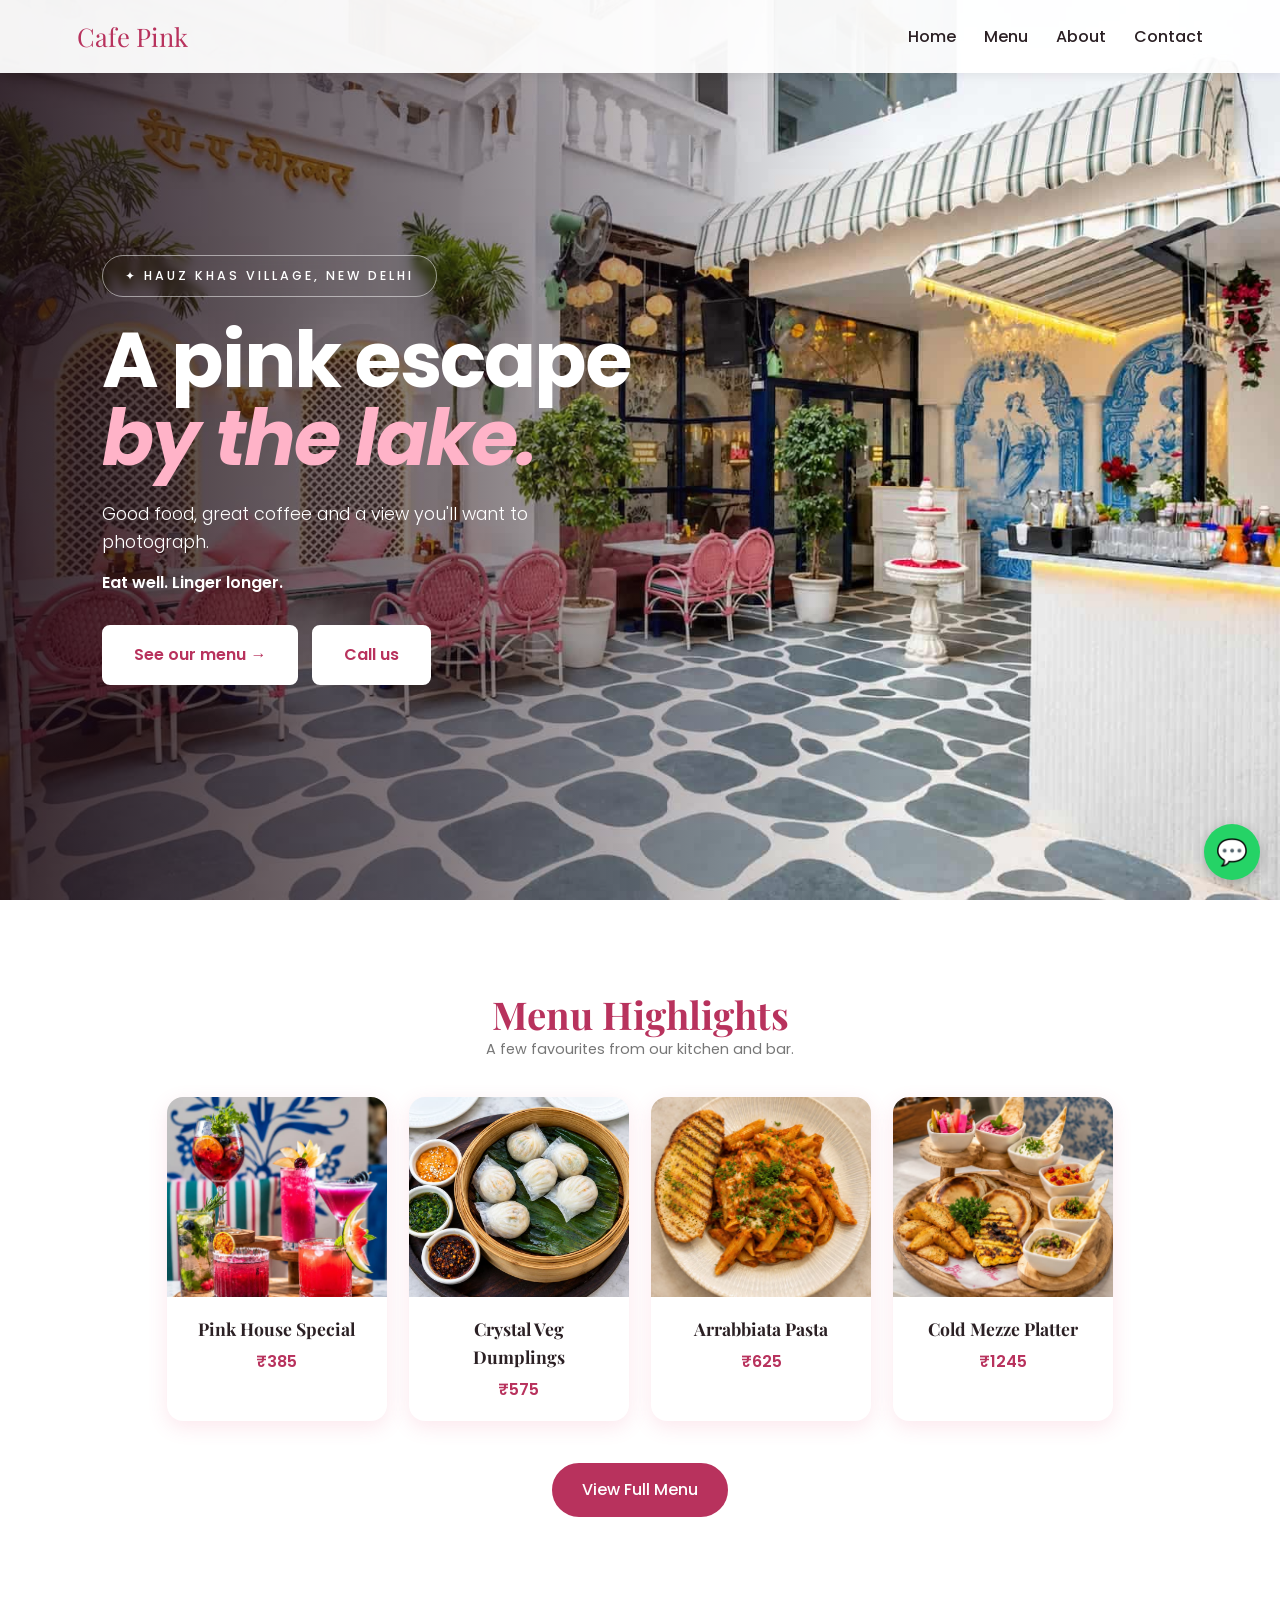
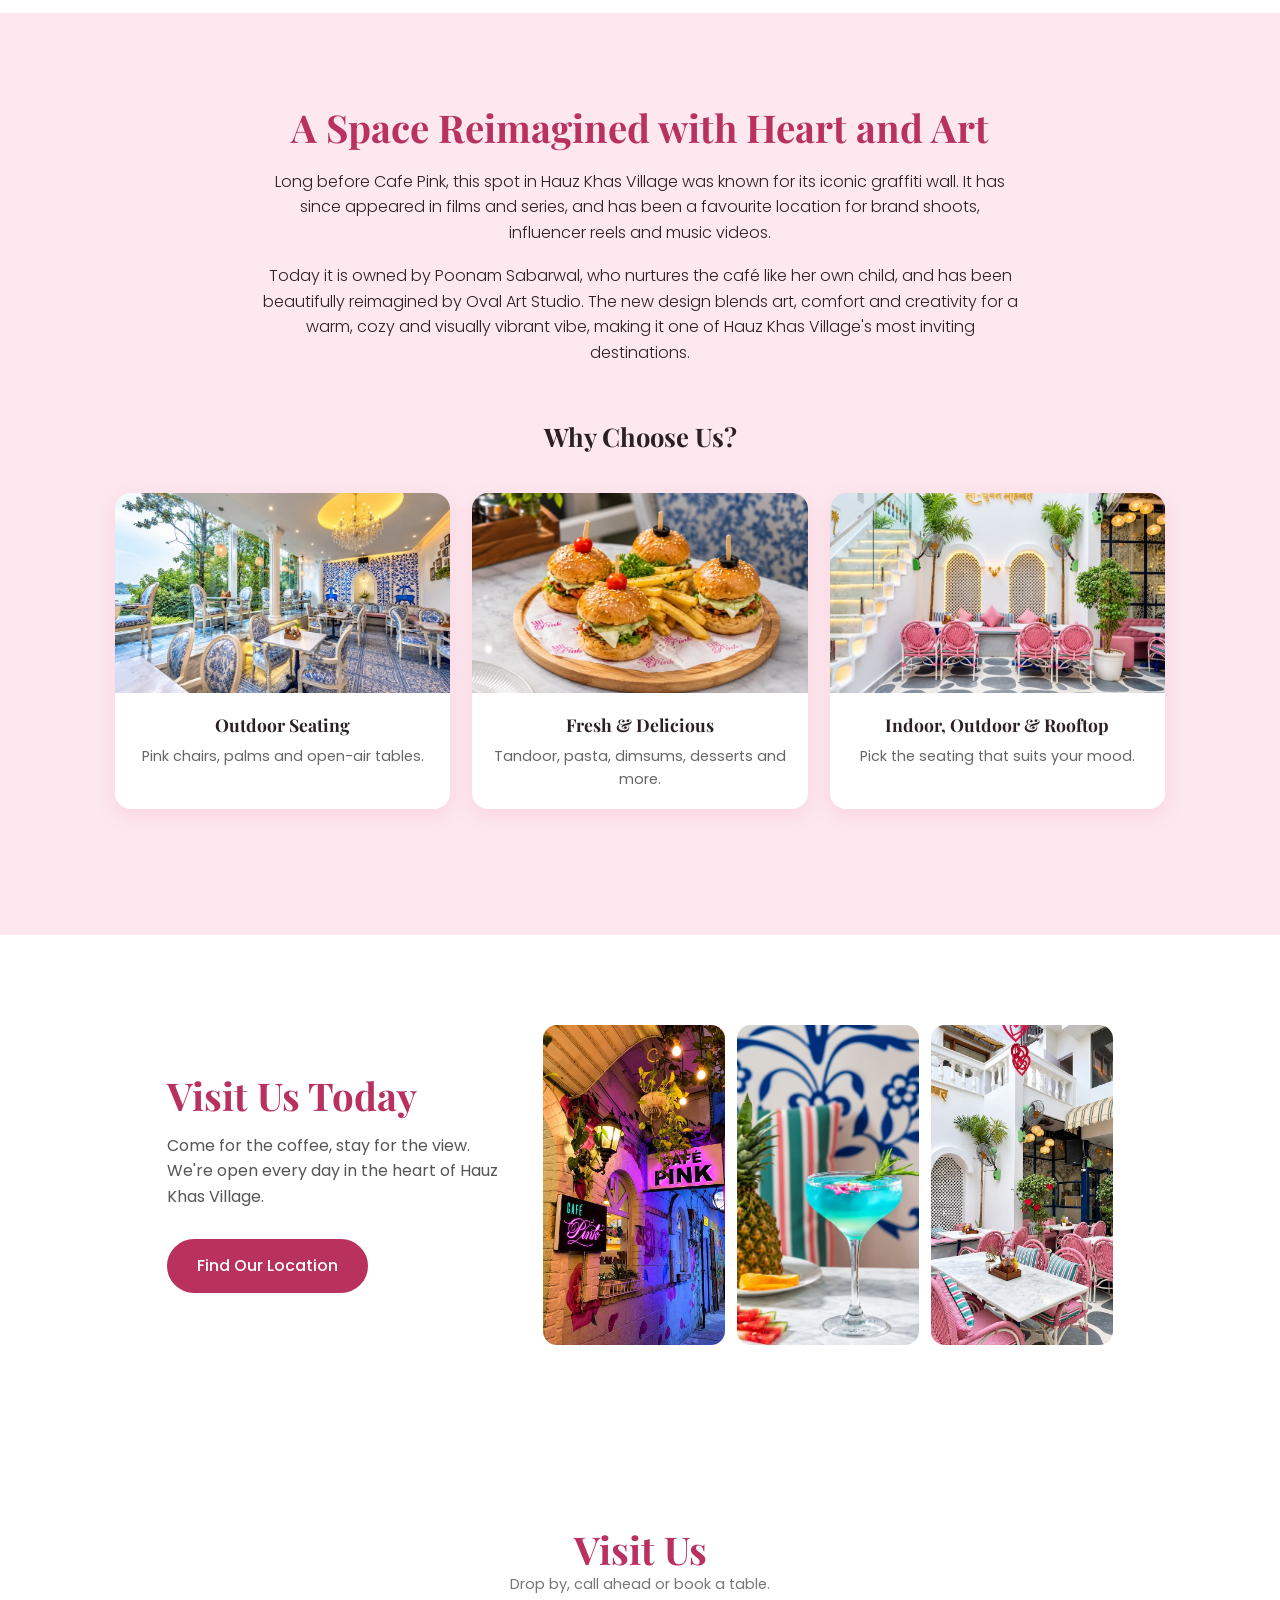
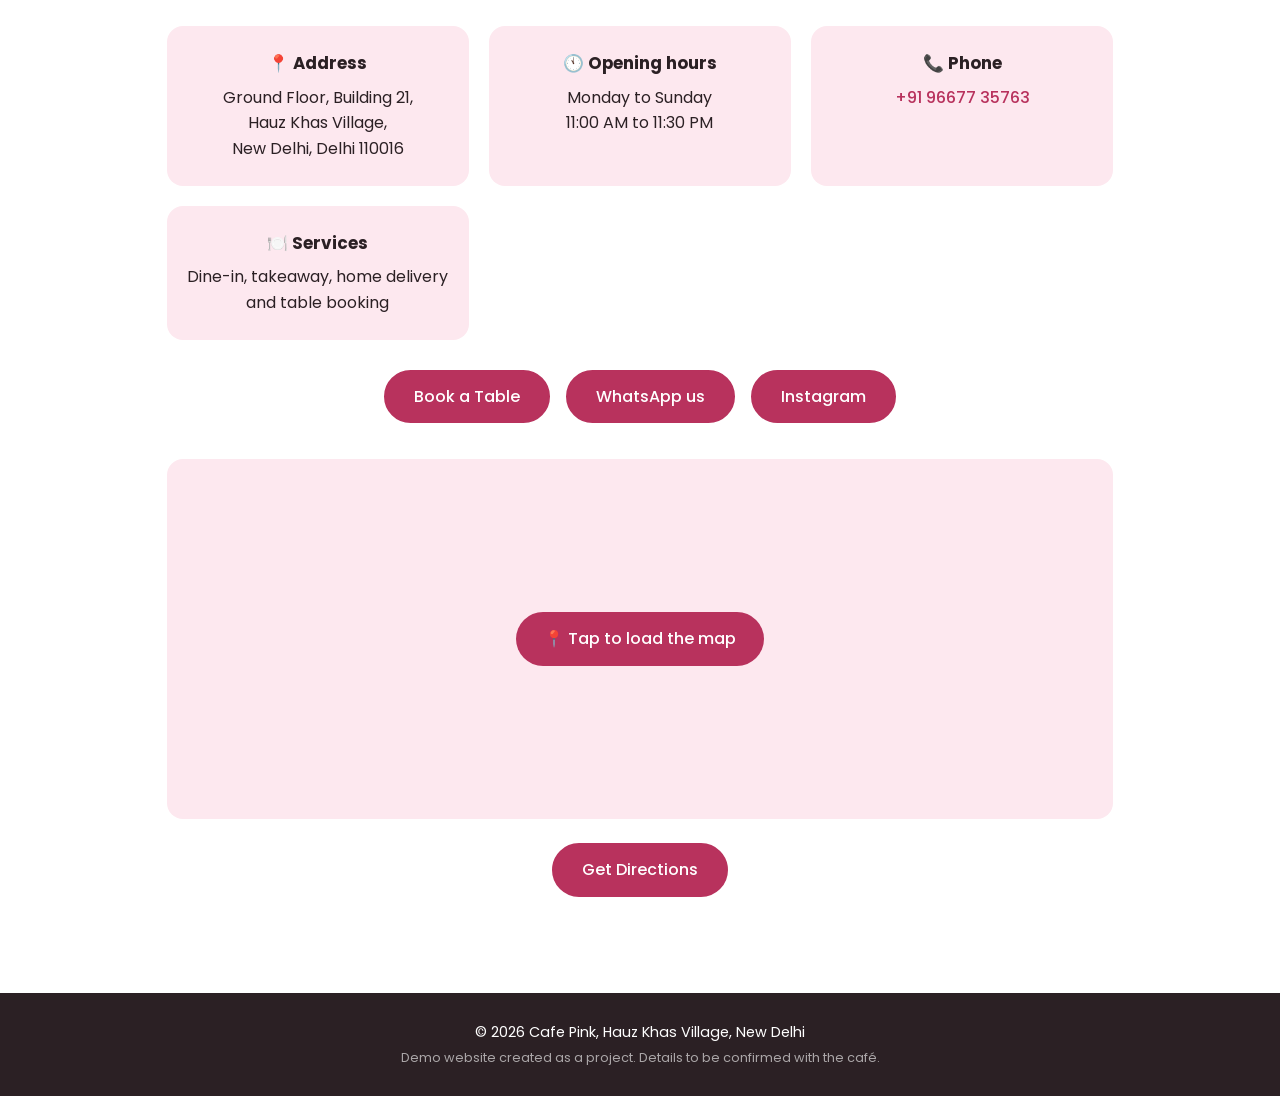
<file: index.html>
<!DOCTYPE html>
<html lang="en">
<head>
  <meta charset="UTF-8">
  <meta name="viewport" content="width=device-width, initial-scale=1.0">
  <title>Cafe Pink | Hauz Khas Village, New Delhi</title>
  <meta name="description" content="Cafe Pink in Hauz Khas Village, New Delhi. Lakeside views, rooftop seating, coffee, mocktails, tandoor and more.">
  <link rel="icon" href="data:image/svg+xml,<svg xmlns=%22http://www.w3.org/2000/svg%22 viewBox=%220 0 100 100%22><text y=%22.9em%22 font-size=%2290%22>🌸</text></svg>">
  <link rel="preload" as="image" href="images/hero-mobile.jpg" media="(max-width: 768px)" fetchpriority="high">
  <link rel="preload" as="image" href="images/hero.jpg" media="(min-width: 769px)" fetchpriority="high">
  <link rel="preconnect" href="https://fonts.googleapis.com">
  <link rel="preconnect" href="https://fonts.gstatic.com" crossorigin>
  <link rel="stylesheet" href="https://fonts.googleapis.com/css2?family=Playfair+Display:wght@600;700&family=Poppins:ital,wght@0,300;0,400;0,500;0,600;0,700;1,700&display=swap">
  <link rel="stylesheet" href="style.css">
</head>
<body>

  <!-- Navigation bar -->
  <nav class="navbar">
    <a href="#home" class="logo">Cafe Pink</a>
    <button class="menu-toggle" aria-label="Toggle menu">☰</button>
    <ul class="nav-links">
      <li><a href="#home">Home</a></li>
      <li><a href="menu.html">Menu</a></li>
      <li><a href="#about">About</a></li>
      <li><a href="#contact">Contact</a></li>
    </ul>
  </nav>

  <!-- Hero section -->
  <section id="home" class="hero">
    <div class="hero-content">
      <span class="hero-tag">✦ Hauz Khas Village, New Delhi</span>
      <h1>A pink escape<br><em>by the lake.</em></h1>
      <p class="hero-text">Good food, great coffee and a view you'll want to photograph.</p>
      <p class="hero-tagline">Eat well. Linger longer.</p>
      <div class="hero-buttons">
        <a href="menu.html" class="btn btn-main">See our menu →</a>
        <a href="tel:+919667735763" class="btn btn-light">Call us</a>
      </div>
    </div>
  </section>

  <!-- Menu highlights -->
  <section id="menu" class="section">
    <h2 class="section-title">Menu Highlights</h2>
        <p class="section-sub">A few favourites from our kitchen and bar.</p>
    <p class="swipe-hint">Swipe to explore →</p>

    <div class="card-grid highlights">
      <div class="img-card">
        <img src="images/mocktails.jpg" alt="Mocktails at Cafe Pink" loading="lazy">
        <div class="card-body"><h3>Pink House Special</h3><p class="price">₹385</p></div>
      </div>
      <div class="img-card">
        <img src="images/dumplings.jpg" alt="Dumplings at Cafe Pink" loading="lazy">
        <div class="card-body"><h3>Crystal Veg Dumplings</h3><p class="price">₹575</p></div>
      </div>
      <div class="img-card">
        <img src="images/pasta.jpg" alt="Pasta at Cafe Pink" loading="lazy">
        <div class="card-body"><h3>Arrabbiata Pasta</h3><p class="price">₹625</p></div>
      </div>
      <div class="img-card">
        <img src="images/mezze.jpg" alt="Mediterranean mezze platter at Cafe Pink" loading="lazy">
        <div class="card-body"><h3>Cold Mezze Platter</h3><p class="price">₹1245</p></div>
      </div>
    </div>

    <a href="menu.html" class="btn btn-solid">View Full Menu</a>
  </section>

  <!-- About section -->
  <section id="about" class="section about">
    <h2 class="section-title">A Space Reimagined with Heart and Art</h2>
    <p class="about-text">
      Long before Cafe Pink, this spot in Hauz Khas Village was known for its
      iconic graffiti wall. It has since appeared in films and series, and has
      been a favourite location for brand shoots, influencer reels and music
      videos.
    </p>
    <p class="about-text">
      Today it is owned by Poonam Sabarwal, who nurtures the café like her own
      child, and has been beautifully reimagined by Oval Art Studio. The new
      design blends art, comfort and creativity for a warm, cozy and visually
      vibrant vibe, making it one of Hauz Khas Village's most inviting
      destinations.
    </p>

    <h3 class="why-title">Why Choose Us?</h3>
    <div class="card-grid why">
      <div class="img-card">
        <img src="images/lake-view.jpg" alt="Outdoor seating at Cafe Pink" loading="lazy">
        <div class="card-body"><h3>Outdoor Seating</h3><p>Pink chairs, palms and open-air tables.</p></div>
      </div>
      <div class="img-card">
        <img src="images/food.jpg" alt="Fresh food at Cafe Pink" loading="lazy">
        <div class="card-body"><h3>Fresh &amp; Delicious</h3><p>Tandoor, pasta, dimsums, desserts and more.</p></div>
      </div>
      <div class="img-card">
        <img src="images/interior.jpg" alt="Cafe Pink interior" loading="lazy">
        <div class="card-body"><h3>Indoor, Outdoor &amp; Rooftop</h3><p>Pick the seating that suits your mood.</p></div>
      </div>
    </div>
  </section>

  <!-- Visit us -->
  <section id="gallery" class="section visit">
    <div class="visit-text">
      <h2 class="section-title">Visit Us Today</h2>
      <p>Come for the coffee, stay for the view. We're open every day in the heart of Hauz Khas Village.</p>
      <a href="#contact" class="btn btn-solid">Find Our Location</a>
    </div>
    <div class="visit-photos">
      <img src="images/visit-1.jpg" alt="Cafe Pink entrance" loading="lazy">
      <img src="images/visit-2.jpg" alt="Drinks at Cafe Pink" loading="lazy">
      <img src="images/visit-3.jpg" alt="Seating at Cafe Pink" loading="lazy">
    </div>
  </section>

  <!-- Contact section -->
  <section id="contact" class="section">
    <h2 class="section-title">Visit Us</h2>
    <p class="section-sub">Drop by, call ahead or book a table.</p>

    <div class="contact-grid">
      <div class="contact-card">
        <h3>📍 Address</h3>
        <p>Ground Floor, Building 21,<br>Hauz Khas Village,<br>New Delhi, Delhi 110016</p>
      </div>
      <div class="contact-card">
        <h3>🕚 Opening hours</h3>
        <p>Monday to Sunday<br>11:00 AM to 11:30 PM</p>
      </div>
      <div class="contact-card">
        <h3>📞 Phone</h3>
        <p><a href="tel:+919667735763">+91 96677 35763</a></p>
      </div>
      <div class="contact-card">
        <h3>🍽️ Services</h3>
        <p>Dine-in, takeaway, home delivery and table booking</p>
      </div>
    </div>

    <div class="contact-buttons">
      <a href="https://www.zomato.com/ncr/cafe-pink-1-hauz-khas-village-new-delhi/book" target="_blank" rel="noopener" class="btn btn-solid">Book a Table</a>
      <a href="https://wa.me/919667735763" target="_blank" rel="noopener" class="btn btn-solid">WhatsApp us</a>
      <a href="https://www.instagram.com/cafepink.hkv" target="_blank" rel="noopener" class="btn btn-solid">Instagram</a>
    </div>

        <div class="map" id="map">
      <button class="map-load" type="button">📍 Tap to load the map</button>
    </div>

    <p class="map-link">
      <a href="https://www.google.com/maps/search/?api=1&query=Cafe+Pink+Hauz+Khas+Village+New+Delhi" target="_blank" rel="noopener" class="btn btn-solid">Get Directions</a>
    </p>
  </section>

  <!-- Footer -->
  <footer class="footer">
    <p>© 2026 Cafe Pink, Hauz Khas Village, New Delhi</p>
    <p class="footer-note">Demo website created as a project. Details to be confirmed with the café.</p>
  </footer>

  <!-- Floating WhatsApp button -->
  <a href="https://wa.me/919667735763" target="_blank" rel="noopener" class="whatsapp-float" aria-label="Chat on WhatsApp">💬</a>
  <!-- Mobile bottom bar -->
  <nav class="bottom-nav" aria-label="Quick links">
    <a href="index.html" class="active"><span>🏠</span>Home</a>
    <a href="menu.html"><span>🍽️</span>Menu</a>
    <a href="https://www.zomato.com/ncr/cafe-pink-1-hauz-khas-village-new-delhi/book" target="_blank" rel="noopener"><span>📅</span>Book</a>
    <a href="tel:+919667735763"><span>📞</span>Call</a>
  </nav>
  <script src="script.js"></script>
</body>
</html>
</file>
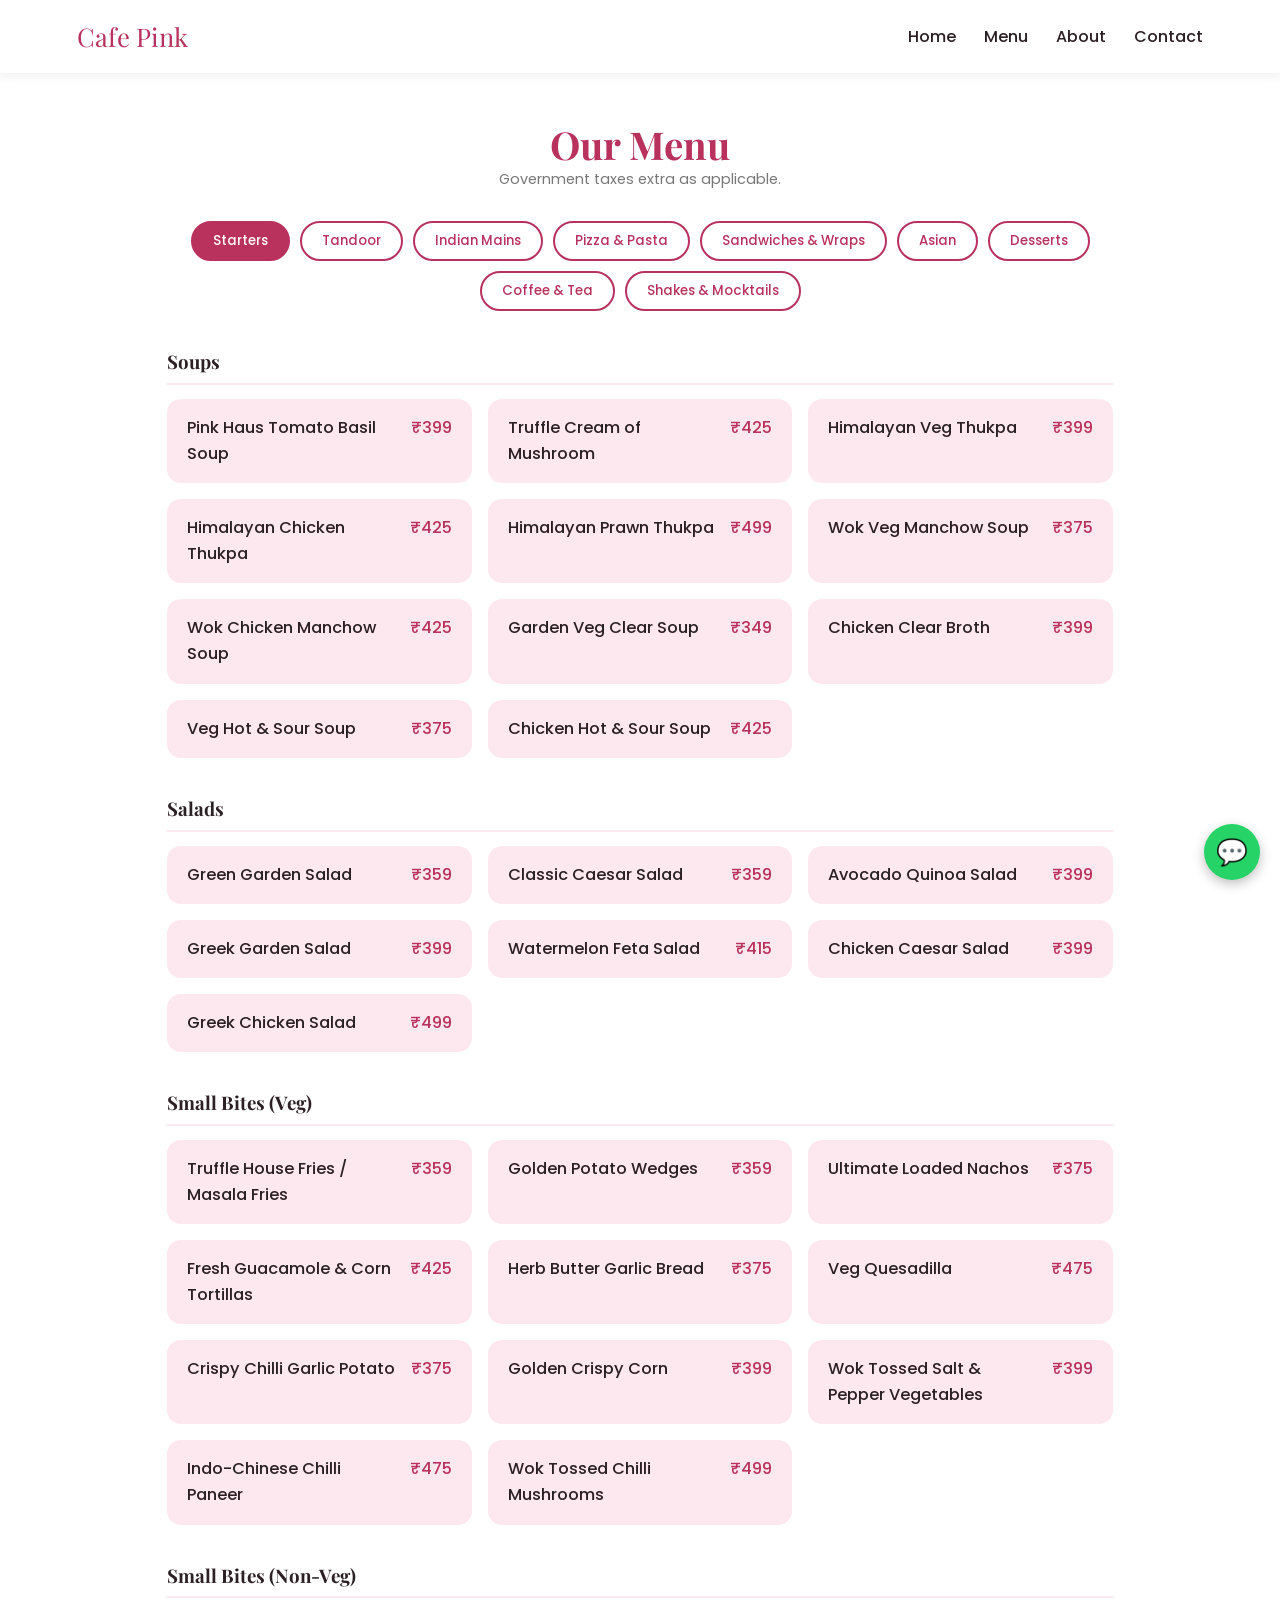
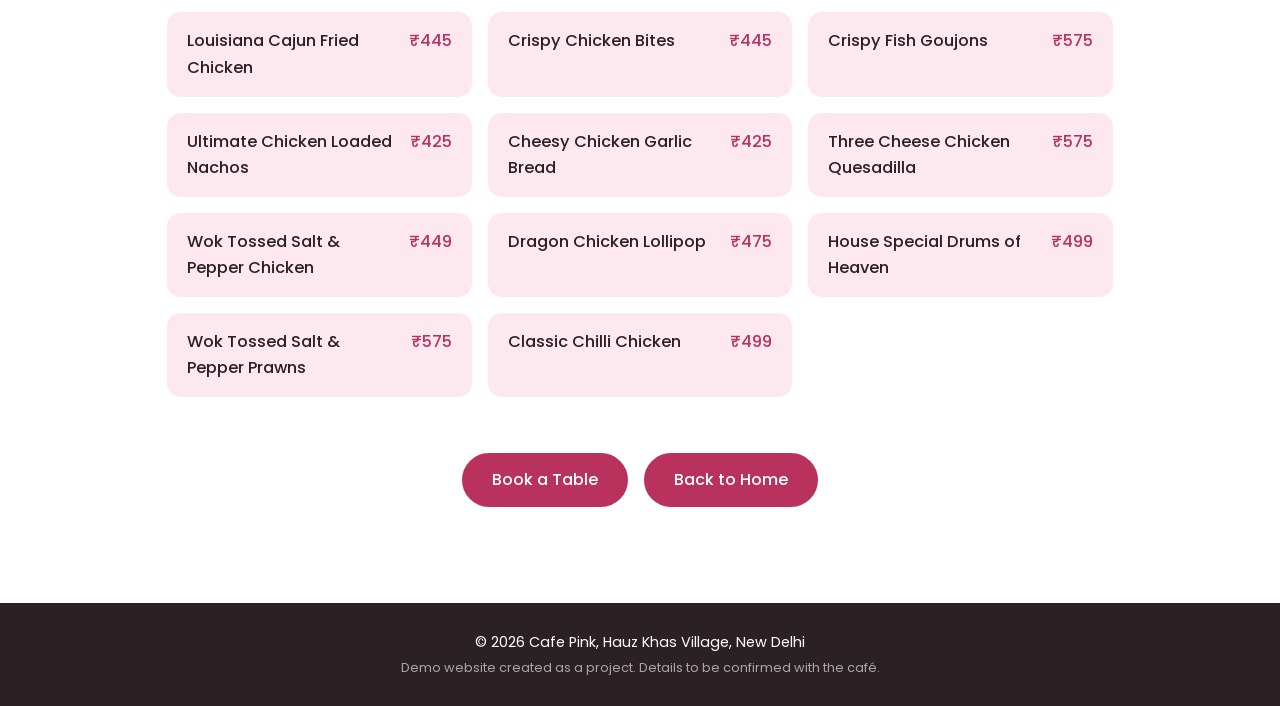
<file: menu.html>
<!DOCTYPE html>
<html lang="en">
<head>
  <meta charset="UTF-8">
  <meta name="viewport" content="width=device-width, initial-scale=1.0">
  <title>Menu | Cafe Pink, Hauz Khas Village</title>
  <meta name="description" content="Full menu of Cafe Pink, Hauz Khas Village: starters, tandoor, Indian mains, pizza, pasta, desserts, coffee, mocktails and more.">
  <link rel="preconnect" href="https://fonts.googleapis.com">
  <link rel="preconnect" href="https://fonts.gstatic.com" crossorigin>
  <link rel="stylesheet" href="https://fonts.googleapis.com/css2?family=Playfair+Display:wght@600;700&family=Poppins:ital,wght@0,300;0,400;0,500;0,600;0,700;1,600;1,700&display=swap">
  <link rel="icon" href="data:image/svg+xml,<svg xmlns=%22http://www.w3.org/2000/svg%22 viewBox=%220 0 100 100%22><text y=%22.9em%22 font-size=%2290%22>🌸</text></svg>">
  <link rel="stylesheet" href="style.css">
</head>
<body>

  <!-- Navigation bar -->
  <nav class="navbar">
    <a href="index.html" class="logo">Cafe Pink</a>
    <button class="menu-toggle" aria-label="Toggle menu">☰</button>
    <ul class="nav-links">
      <li><a href="index.html">Home</a></li>
      <li><a href="menu.html">Menu</a></li>
      <li><a href="index.html#about">About</a></li>
      <li><a href="index.html#contact">Contact</a></li>
    </ul>
  </nav>

  <!-- Menu page -->
  <main class="section menu-page">
    <h1 class="section-title">Our Menu</h1>
    <p class="section-sub">Government taxes extra as applicable.</p>

    <div class="tabs" id="menu-tabs"></div>
    <div id="menu-content"></div>

    <div class="menu-page-actions">
      <a href="index.html#contact" class="btn btn-solid">Book a Table</a>
      <a href="index.html" class="btn btn-solid">Back to Home</a>
    </div>
  </main>

  <!-- Footer -->
  <footer class="footer">
    <p>© 2026 Cafe Pink, Hauz Khas Village, New Delhi</p>
    <p class="footer-note">Demo website created as a project. Details to be confirmed with the café.</p>
  </footer>

  <!-- Floating WhatsApp button -->
  <a href="https://wa.me/919667735763" target="_blank" rel="noopener" class="whatsapp-float" aria-label="Chat on WhatsApp">💬</a>
  <!-- Mobile bottom bar -->
  <nav class="bottom-nav" aria-label="Quick links">
    <a href="index.html"><span>🏠</span>Home</a>
    <a href="menu.html" class="active"><span>🍽️</span>Menu</a>
    <a href="https://www.zomato.com/ncr/cafe-pink-1-hauz-khas-village-new-delhi/book" target="_blank" rel="noopener"><span>📅</span>Book</a>
    <a href="tel:+919667735763"><span>📞</span>Call</a>
  </nav>
  <script src="menu.js"></script>
  <script src="script.js"></script>
</body>
</html>
</file>
<file: style.css>
:root {
  --pink: #b8325d;
  --pink-light: #fde8ef;
  --dark: #2b2024;
}

* { margin: 0; padding: 0; box-sizing: border-box; }

html { scroll-behavior: smooth; }

body {
  font-family: 'Poppins', sans-serif;
  color: var(--dark);
  line-height: 1.6;
}

section { scroll-margin-top: 70px; }

/* ---------- Navigation ---------- */
.navbar {
  position: fixed;
  top: 0; left: 0; right: 0;
  display: flex;
  justify-content: space-between;
  align-items: center;
  padding: 16px 6%;
  background: rgba(255, 255, 255, 0.95);
  box-shadow: 0 2px 10px rgba(0, 0, 0, 0.08);
  z-index: 100;
}

.logo {
  font-family: 'Playfair Display', serif;
  font-size: 1.6rem;
  color: var(--pink);
  text-decoration: none;
}

.nav-links { display: flex; gap: 28px; list-style: none; }

.nav-links a {
  text-decoration: none;
  color: var(--dark);
  font-weight: 500;
}

.nav-links a:hover { color: var(--pink); }

.menu-toggle {
  display: none;
  background: none;
  border: none;
  font-size: 1.8rem;
  cursor: pointer;
}

/* ---------- Hero ---------- */
.hero {
  min-height: 100vh;
  display: flex;
  align-items: center;
  justify-content: flex-start;
  padding: 120px 8% 80px;
  background:
    linear-gradient(90deg, rgba(25, 8, 15, 0.85) 0%, rgba(25, 8, 15, 0.5) 35%, rgba(25, 8, 15, 0) 70%),
    url('images/hero.jpg') center / cover no-repeat;
  color: white;
}

.hero-content { max-width: 640px; text-align: left; }

.hero-tag {
  display: inline-block;
  padding: 10px 22px;
  border: 1px solid rgba(255, 255, 255, 0.5);
  border-radius: 30px;
  font-size: 0.78rem;
  font-weight: 500;
  letter-spacing: 3px;
  text-transform: uppercase;
  backdrop-filter: blur(4px);
  -webkit-backdrop-filter: blur(4px);
}

.hero h1 {
  font-family: 'Poppins', sans-serif;
  font-size: clamp(2.4rem, 6vw, 4.8rem);
  font-weight: 700;
  line-height: 1.02;
  letter-spacing: -2px;
  margin: 24px 0 22px;
}

.hero h1 em { font-style: italic; color: #ffb3c8; }

.hero-text {
  font-size: 1.1rem;
  font-weight: 300;
  max-width: 480px;
  margin-bottom: 14px;
}

.hero-tagline { font-weight: 600; margin-bottom: 30px; }

.hero-buttons { display: flex; flex-wrap: wrap; gap: 14px; }

.hero .btn {
  margin: 0;
  padding: 15px 30px;
  border-radius: 8px;
  font-weight: 600;
}

.btn-main { background: var(--pink); color: white; border-color: var(--pink); }
.btn-light { background: white; color: var(--dark); border-color: white; }

/* ---------- Buttons ---------- */
.btn {
  display: inline-block;
  padding: 12px 28px;
  margin: 6px;
  background: white;
  color: var(--pink);
  border-radius: 30px;
  text-decoration: none;
  font-weight: 500;
  border: 2px solid white;
  transition: transform 0.2s;
}

.btn-solid { background: var(--pink); color: white; border-color: var(--pink); }

.btn:hover { transform: translateY(-2px); }

/* ---------- Sections ---------- */
.section {
  padding: 90px 6%;
  max-width: 1100px;
  margin: 0 auto;
  text-align: center;
}

.section-title {
  font-family: 'Playfair Display', serif;
  font-size: 2.4rem;
  color: var(--pink);
  line-height: 1.25;
}

.section-sub { color: #777; margin-bottom: 30px; font-size: 0.9rem; }

/* ---------- Image cards ---------- */
.card-grid {
  display: grid;
  gap: 22px;
  margin: 36px auto;
  max-width: 1050px;
}

.why { grid-template-columns: repeat(3, 1fr); }
.highlights { grid-template-columns: repeat(4, 1fr); }

.img-card {
  background: white;
  border-radius: 16px;
  overflow: hidden;
  box-shadow: 0 6px 20px rgba(231, 84, 128, 0.14);
  text-align: center;
}

.img-card img {
  display: block;
  width: 100%;
  height: 200px;
  object-fit: cover;
  background: var(--pink-light);
}

.card-body { padding: 18px; }

.card-body h3 {
  font-family: 'Playfair Display', serif;
  font-size: 1.1rem;
  margin-bottom: 6px;
}

.card-body p { font-size: 0.9rem; color: #666; }
.card-body .price { color: var(--pink); font-weight: 600; font-size: 1rem; }

.why-title {
  font-family: 'Playfair Display', serif;
  font-size: 1.6rem;
  margin-top: 50px;
}

/* ---------- About ---------- */
.about { background: var(--pink-light); max-width: none; }

.about-text {
  max-width: 760px;
  margin: 18px auto 0;
  font-weight: 300;
}

/* ---------- Visit us ---------- */
.visit {
  display: grid;
  grid-template-columns: 1fr 1.7fr;
  gap: 40px;
  align-items: center;
  text-align: left;
}

.visit-text p { margin: 14px 0 24px; color: #555; }

.visit-text .btn { margin-left: 0; }

.visit-photos {
  display: grid;
  grid-template-columns: repeat(3, 1fr);
  gap: 12px;
}

.visit-photos img {
  width: 100%;
  height: 320px;
  object-fit: cover;
  border-radius: 14px;
  background: var(--pink-light);
}

/* ---------- Menu page ---------- */
.menu-page { padding-top: 120px; }

.menu-page-actions { margin-top: 50px; }

.tabs {
  display: flex;
  flex-wrap: wrap;
  justify-content: center;
  gap: 10px;
  margin-bottom: 20px;
}

.tab {
  padding: 8px 20px;
  border: 2px solid var(--pink);
  background: white;
  color: var(--pink);
  border-radius: 30px;
  font-family: inherit;
  font-weight: 500;
  cursor: pointer;
}

.tab.active, .tab:hover { background: var(--pink); color: white; }

.menu-section-title {
  font-family: 'Playfair Display', serif;
  color: var(--dark);
  text-align: left;
  margin: 36px 0 14px;
  padding-bottom: 6px;
  border-bottom: 2px solid var(--pink-light);
}

.menu-grid {
  display: grid;
  grid-template-columns: repeat(auto-fit, minmax(300px, 1fr));
  gap: 16px;
  text-align: left;
}

.menu-item {
  background: var(--pink-light);
  padding: 16px 20px;
  border-radius: 14px;
}

.item-top { display: flex; justify-content: space-between; gap: 12px; }
.item-top h4 { font-size: 1.02rem; font-weight: 500; }
.item-top span { color: var(--pink); font-weight: 500; white-space: nowrap; }
.menu-item p { font-size: 0.85rem; color: #555; margin-top: 4px; }

/* ---------- Contact ---------- */
.contact-grid {
  display: grid;
  grid-template-columns: repeat(auto-fit, minmax(230px, 1fr));
  gap: 20px;
  margin-bottom: 24px;
}

.contact-card {
  background: var(--pink-light);
  padding: 24px 20px;
  border-radius: 16px;
}

.contact-card h3 { margin-bottom: 8px; font-size: 1.05rem; }
.contact-card a { color: var(--pink); font-weight: 500; text-decoration: none; }

.contact-buttons { margin-bottom: 30px; }

 .map {
  min-height: 360px;
  display: flex;
  align-items: center;
  justify-content: center;
  background: var(--pink-light);
  border-radius: 16px;
  overflow: hidden;
}

.map iframe { width: 100%; height: 360px; border: 0; }

.map-load {
  padding: 14px 28px;
  border: 0;
  border-radius: 30px;
  background: var(--pink);
  color: white;
  font: inherit;
  font-weight: 500;
  cursor: pointer;
}

/* ---------- Footer ---------- */
.footer {
  background: var(--dark);
  color: white;
  text-align: center;
  padding: 28px 6%;
  font-size: 0.9rem;
}

.footer-note { opacity: 0.6; font-size: 0.8rem; margin-top: 4px; }

/* ---------- Floating WhatsApp button ---------- */
.whatsapp-float {
  position: fixed;
  right: 20px;
  bottom: 20px;
  width: 56px;
  height: 56px;
  display: flex;
  align-items: center;
  justify-content: center;
  background: #25d366;
  border-radius: 50%;
  font-size: 1.6rem;
  text-decoration: none;
  box-shadow: 0 4px 12px rgba(0, 0, 0, 0.25);
  z-index: 90;
}

/* ---------- Tablet ---------- */
@media (max-width: 1000px) {
  .highlights { grid-template-columns: repeat(2, 1fr); }
}

/* ---------- Mobile (keep this last) ---------- */
@media (max-width: 768px) {
  .menu-toggle { display: block; }

  .nav-links {
    display: none;
    position: absolute;
    top: 100%; left: 0; right: 0;
    flex-direction: column;
    gap: 0;
    background: white;
    text-align: center;
  }

  .nav-links.open { display: flex; }
  .nav-links li { padding: 14px; border-top: 1px solid var(--pink-light); }

  .section { padding: 70px 6%; }
  .section-title { font-size: 1.8rem; }
  .menu-grid { grid-template-columns: 1fr; }

  .hero {
    background:
      linear-gradient(rgba(25, 8, 15, 0.7), rgba(25, 8, 15, 0.7)),
          url('images/hero-mobile.jpg') center / cover no-repeat;
  }
  .hero h1 { letter-spacing: -1px; }

  .why, .highlights { grid-template-columns: 1fr 1fr; gap: 14px; }
  .img-card img { height: 150px; }
  .why .img-card:last-child { grid-column: 1 / -1; }

  .visit { grid-template-columns: 1fr; text-align: center; }
  .visit-text .btn { margin-left: 6px; }
  .visit-photos { grid-template-columns: 1fr 1fr; }
  .visit-photos img { height: 190px; }
  .visit-photos img:last-child { grid-column: 1 / -1; }
}
/* ================= Animations + mobile app feel ================= */

@keyframes fadeUp {
  from { opacity: 0; transform: translateY(24px); }
  to   { opacity: 1; transform: none; }
}

/* Hero text slides in one line at a time */
.hero-content > * { animation: fadeUp 0.5s ease both; }
.hero-content > *:nth-child(1) { animation-delay: 0s; }
.hero-content > *:nth-child(2) { animation-delay: 0.05s; }
.hero-content > *:nth-child(3) { animation-delay: 0.1s; }
.hero-content > *:nth-child(4) { animation-delay: 0.15s; }
.hero-content > *:nth-child(5) { animation-delay: 0.2s; }

/* Fade in on scroll (classes are added by script.js) */
.reveal { opacity: 0; transform: translateY(26px); transition: opacity 0.7s ease, transform 0.7s ease; }
.reveal.show { opacity: 1; transform: none; }

/* Menu dishes fade in when you switch tabs */
.menu-item { animation: fadeUp 0.45s ease both; }

.btn:active { transform: scale(0.96); }

/* Phone-only pieces are hidden on laptops */
.swipe-hint, .bottom-nav { display: none; }

@media (max-width: 768px) {
  body { padding-bottom: 84px; }

  /* Swipe carousel for Menu Highlights */
  .card-grid.highlights {
    position: relative;
    display: flex;
    gap: 16px;
    overflow-x: auto;
    margin: 0 -6vw;
    padding: 10px 14vw 24px;
    scroll-snap-type: x mandatory;
    -webkit-overflow-scrolling: touch;
    scrollbar-width: none;
  }
  .card-grid.highlights::-webkit-scrollbar { display: none; }

  .card-grid.highlights .img-card {
    flex: 0 0 72vw;
    scroll-snap-align: center;
    transform: scale(0.88);
    opacity: 0.55;
    transition: transform 0.35s ease, opacity 0.35s ease;
  }
  .card-grid.highlights .img-card.is-active { transform: scale(1); opacity: 1; }
  .card-grid.highlights .img-card img { height: 220px; }

  .swipe-hint { display: block; margin: -14px 0 6px; font-size: 0.8rem; color: #999; }

  /* Menu tabs become one swipeable row of pills */
  .tabs {
    flex-wrap: nowrap;
    justify-content: flex-start;
    overflow-x: auto;
    margin: 0 -6vw 16px;
    padding: 4px 6vw;
    scrollbar-width: none;
  }
  .tabs::-webkit-scrollbar { display: none; }
  .tab { flex: 0 0 auto; white-space: nowrap; }

  /* Bottom bar */
  .bottom-nav {
    display: flex;
    position: fixed;
    left: 12px; right: 12px; bottom: 12px;
    padding: 8px 6px;
    background: rgba(43, 32, 36, 0.94);
    backdrop-filter: blur(10px);
    -webkit-backdrop-filter: blur(10px);
    border-radius: 22px;
    box-shadow: 0 8px 24px rgba(0, 0, 0, 0.3);
    z-index: 95;
  }
  .bottom-nav a {
    flex: 1;
    padding: 6px 0;
    text-align: center;
    text-decoration: none;
    color: white;
    font-size: 0.7rem;
    border-radius: 16px;
    transition: background 0.25s, transform 0.2s;
  }
  .bottom-nav a span { display: block; font-size: 1.25rem; line-height: 1.2; }
  .bottom-nav a.active { background: var(--pink); }
  .bottom-nav a:active { transform: scale(0.92); }

  .whatsapp-float { bottom: 94px; right: 16px; }
}

@media (prefers-reduced-motion: reduce) {
  .hero-content > *, .menu-item { animation: none; }
  .reveal { opacity: 1; transform: none; transition: none; }
}
.map-link { margin-top: 18px; }
</file>
